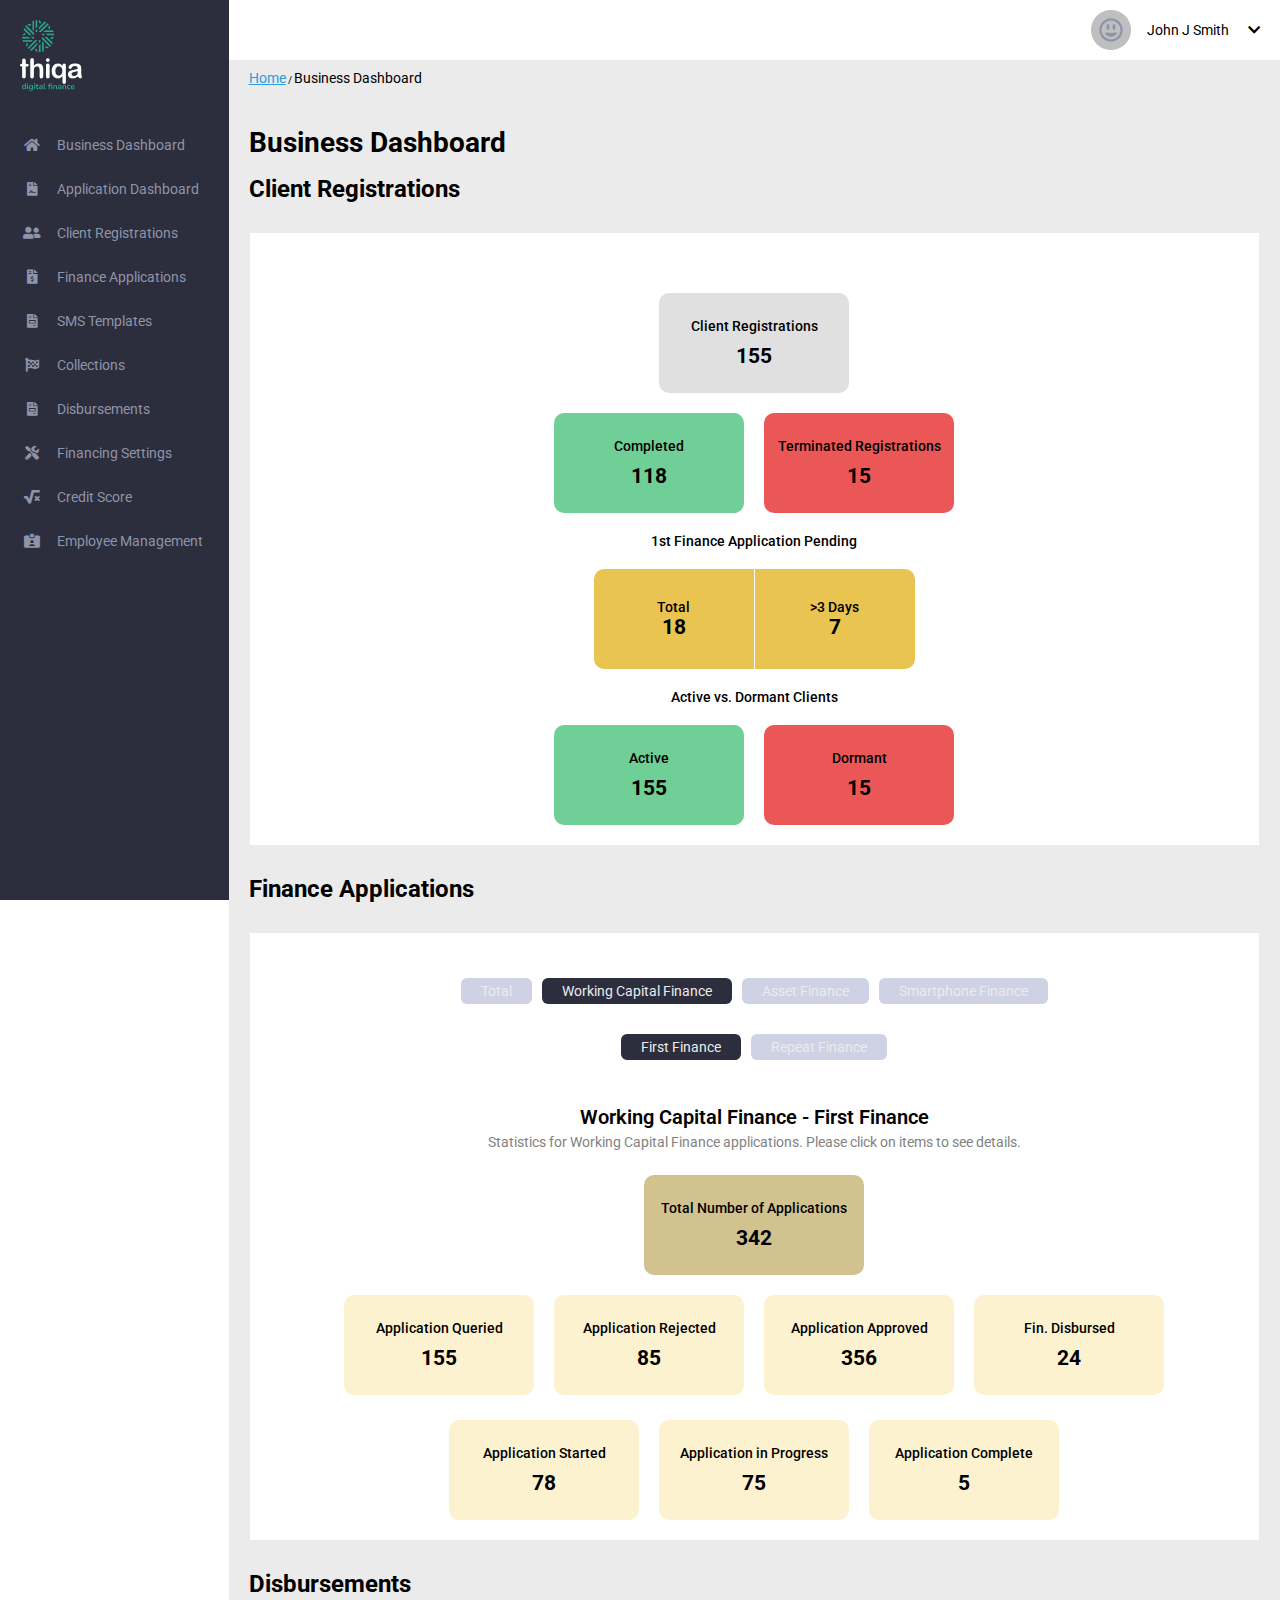
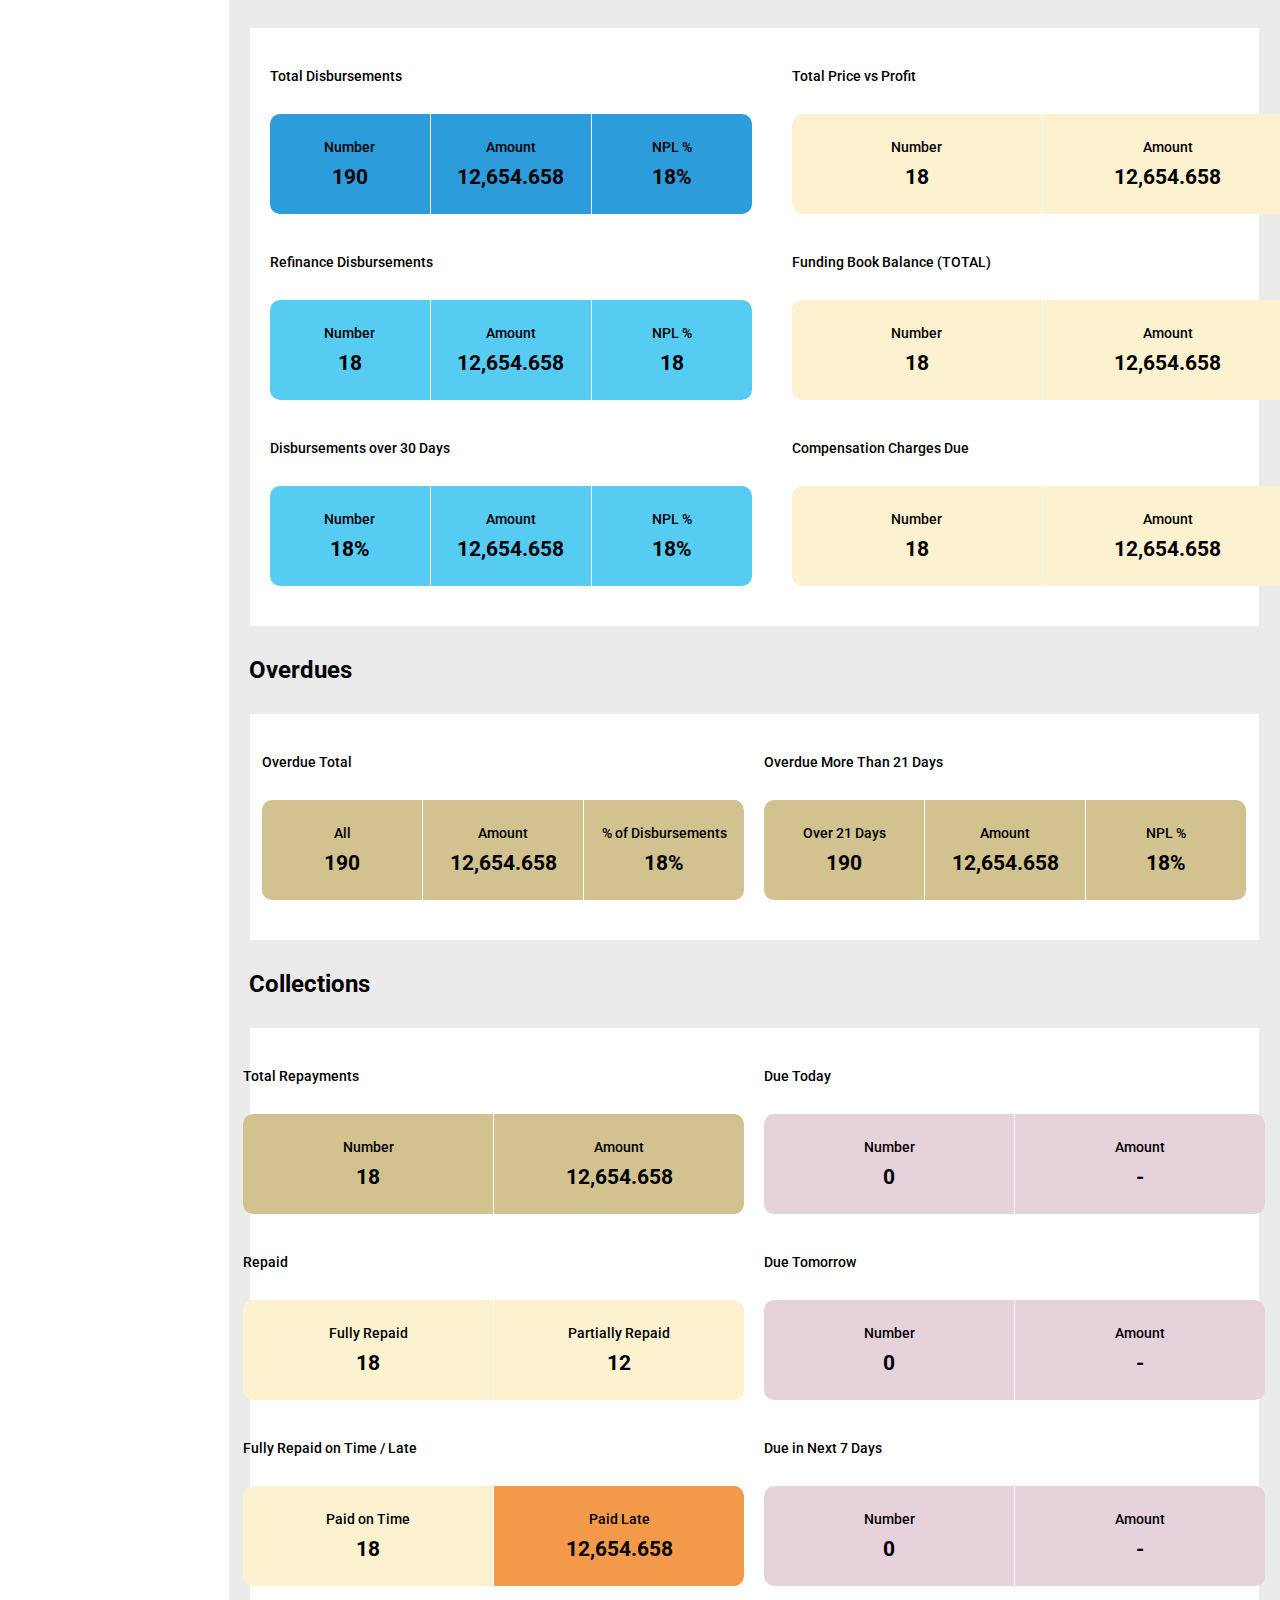
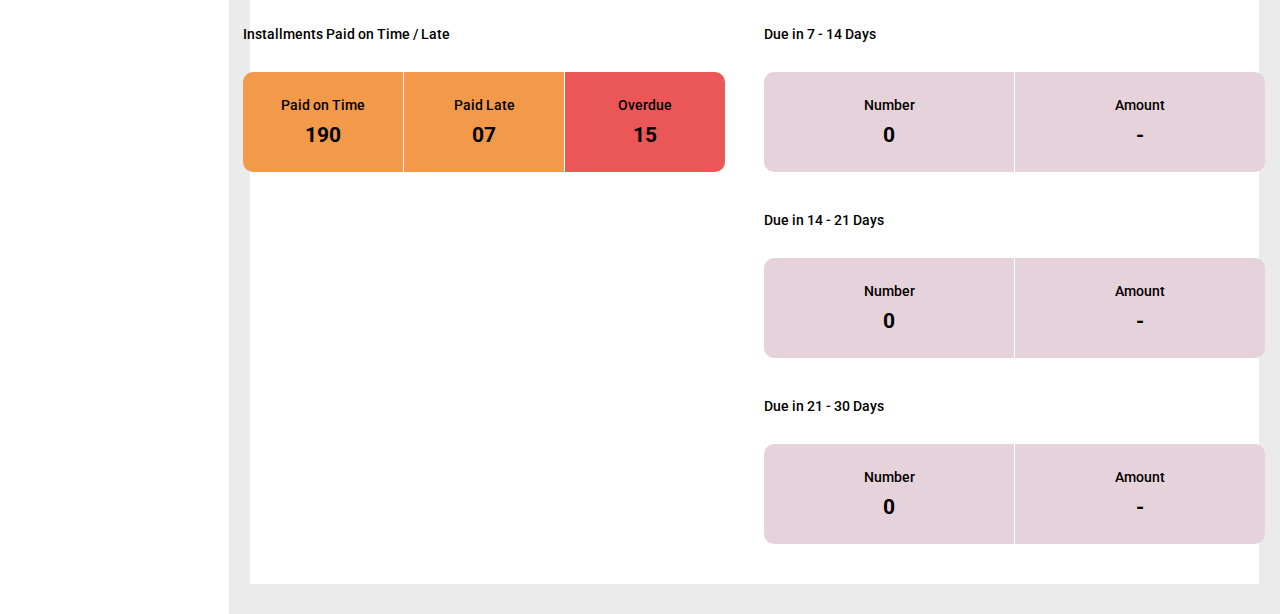
<file: index.html>
<!DOCTYPE html>
<html lang="en">
  <head>
    <meta charset="UTF-8" />
    <meta http-equiv="X-UA-Compatible" content="IE=edge" />
    <meta name="viewport" content="width=device-width, initial-scale=1.0" />
    <link rel="preconnect" href="https://fonts.googleapis.com" />
    <link rel="preconnect" href="https://fonts.gstatic.com" crossorigin />
    <link
      href="https://fonts.googleapis.com/css2?family=Roboto:ital,wght@0,100;0,400;0,500;0,700;0,900;1,300;1,400;1,500;1,700;1,900&display=swap"
      rel="stylesheet"
    />
    <link
      rel="stylesheet"
      href="https://cdnjs.cloudflare.com/ajax/libs/font-awesome/5.15.4/css/all.min.css"
      integrity="sha512-1ycn6IcaQQ40/MKBW2W4Rhis/DbILU74C1vSrLJxCq57o941Ym01SwNsOMqvEBFlcgUa6xLiPY/NS5R+E6ztJQ=="
      crossorigin="anonymous"
      referrerpolicy="no-referrer"
    />
    <link rel="stylesheet" href="./css/global.css" />
    <link rel="stylesheet" href="./css/style.css" />
    <title>Thiqa | Admin Dashboard</title>
  </head>
  <body>
    <section id="left_section">
      <div class="logo">
        <img src="./images/thiq_logo.png" alt="" />
      </div>

      <div class="items">
        <li><i class="fas fa-home"></i> <a href="./index.html">Business Dashboard</a></li>
        <li>
          <i class="fas fa-file-contract"></i>
          <a href="./application.html">Application Dashboard</a>
        </li>
        <li>
          <i class="fas fa-user-friends"></i>
          <a href="#">Client Registrations</a>
        </li>
        <li>
          <i class="fas fa-file-invoice-dollar"></i>
          <a href="#">Finance Applications</a>
        </li>
        <li>
          <i class="fas fa-file-invoice"></i> <a href="#">SMS Templates</a>
        </li>
        <li>
          <i class="fas fa-flag-checkered"></i> <a href="#">Collections</a>
        </li>
        <li>
          <i class="fas fa-file-invoice"></i> <a href="#">Disbursements</a>
        </li>
        <li>
          <i class="fas fa-tools"></i>
          <a href="#">Financing Settings</a>
        </li>
        <li>
          <i class="fas fa-square-root-alt"></i> <a href="#">Credit Score</a>
        </li>
        <li>
          <i class="fas fa-id-card-alt"></i> <a href="#">Employee Management</a>
        </li>
      </div>
    </section>

    <section id="main_interface">
      <!-- Navbar right Starts  -->
      <div class="navigation">
        <div class="n1">
          <img src="./images/avatar.png" alt="profile-image" />
          <p class="profile">
            John J Smith <span><i class="fas fa-chevron-down"></i></span>
          </p>
        </div>
      </div>
      <!-- Navbar right End  -->
      <!-- Dashboard Link tab Text -->
      <div class="dashboard_link_tab mleft-2">
        <a href="./index.html">Home</a> <span>/</span>
        <p>Business Dashboard</p>
        <h1 class="dashboard-title-large">Business Dashboard</h1>
      </div>
      <!-- Dashboard Link tab Text -->

      <h2 class="dashboard-title-medium mleft-2 mrgin-b">
        Client Registrations
      </h2>

      <div class="clients_registration_dashboard mrgin-b">
        <div class="row-cr-part mrgin-t">
          <div class="common-tab tile_grey mrgin-t">
            <p>Client Registrations</p>
            <h3>155</h3>
          </div>
        </div>
        <div class="row-cr-part">
          <div class="common-tab tile_green mrgin-t">
            <p>Completed</p>
            <h3>118</h3>
          </div>
          <div class="common-tab tile_dark_red mrgin-t">
            <p>Terminated Registrations</p>
            <h3>15</h3>
          </div>
        </div>

        <div class="row-cr-part mrgin-t">
          <p class="r m">1st Finance Application Pending</p>
        </div>

        <div class="row-cr-part-odd">
          <div class="odd-tab-left tile_yellow mrgin-t">
            <p>Total</p>
            <h3>18</h3>
          </div>
          <div class="odd-tab-right tile_yellow mrgin-t">
            <p>>3 Days</p>
            <h3>7</h3>
          </div>
        </div>

        <div class="row-cr-part mrgin-t">
          <p class="r m">Active vs. Dormant Clients</p>
        </div>
        <div class="row-cr-part">
          <div class="common-tab tile_green mrgin-t">
            <p>Active</p>
            <h3>155</h3>
          </div>
          <div class="common-tab tile_dark_red mrgin-t">
            <p>Dormant</p>
            <h3>15</h3>
          </div>
        </div>
      </div>

      <h2 class="dashboard-title-medium mleft-2 mrgin-b">
        Finance Applications
      </h2>

      <div class="clients_registration_dashboard mrgin-b">
        <div class="finance-dash-row-button-tab">
          <a href="#" class="inactive">Total</a>
          <a href="#" class="active_dark">Working Capital Finance</a>
          <a href="#" class="inactive">Asset Finance</a>
          <a href="#" class="inactive">Smartphone Finance</a>
          <a href="#" class="active_dark">First Finance</a>
          <a href="#" class="inactive">Repeat Finance</a>
        </div>

        <div class="finance_description_row">
          <h3>Working Capital Finance - First Finance</h3>
          <p>
            Statistics for Working Capital Finance applications. Please click on
            items to see details.
          </p>
        </div>

        <div class="row_total_number_of_application">
          <div class="common-tab tile_brown_medium mrgin-t">
            <p>Total Number of Applications</p>
            <h3>342</h3>
          </div>
        </div>
        <div class="row_finance_other_dashboard">
          <div class="common-tab tile_brown_light mrgin-t">
            <p>Application Queried</p>
            <h3>155</h3>
          </div>
          <div class="common-tab tile_brown_light mrgin-t">
            <p>Application Rejected</p>
            <h3>85</h3>
          </div>
          <div class="common-tab tile_brown_light mrgin-t">
            <p>Application Approved</p>
            <h3>356</h3>
          </div>
          <div class="common-tab tile_brown_light mrgin-t">
            <p>Fin. Disbursed</p>
            <h3>24</h3>
          </div>
          <div class="common-tab tile_brown_light mrgin-t">
            <p>Application Started</p>
            <h3>78</h3>
          </div>
          <div class="common-tab tile_brown_light mrgin-t">
            <p>Application in Progress</p>
            <h3>75</h3>
          </div>
          <div class="common-tab tile_brown_light mrgin-t">
            <p>Application Complete</p>
            <h3>5</h3>
          </div>
        </div>
      </div>

      <h2 class="dashboard-title-medium mleft-2 mrgin-b">Disbursements</h2>

      <div class="clients_registration_dashboard mrgin-b">
        <div class="disbursement_row_main">
          <div class="disburse_left">
            <p>Total Disbursements</p>
            <div class="d_left_row_1">
              <div class="odd-tab-left tile_blue_dark mrgin-t">
                <p>Number</p>
                <h3>190</h3>
              </div>
              <div class="normal_tab tile_blue_dark mrgin-t">
                <p>Amount</p>
                <h3>12,654.658</h3>
              </div>
              <div class="odd-tab-right tile_blue_dark mrgin-t">
                <p>NPL %</p>
                <h3>18%</h3>
              </div>
            </div>
            <p class="mt-4">Refinance Disbursements</p>
            <div class="d_left_row_1">
              <div class="odd-tab-left tile_blue_light mrgin-t">
                <p>Number</p>
                <h3>18</h3>
              </div>
              <div class="normal_tab tile_blue_light mrgin-t">
                <p>Amount</p>
                <h3>12,654.658</h3>
              </div>
              <div class="odd-tab-right tile_blue_light mrgin-t">
                <p>NPL %</p>
                <h3>18</h3>
              </div>
            </div>
            <p class="mt-4">Disbursements over 30 Days</p>
            <div class="d_left_row_1">
              <div class="odd-tab-left tile_blue_light mrgin-t">
                <p>Number</p>
                <h3>18%</h3>
              </div>
              <div class="normal_tab tile_blue_light mrgin-t">
                <p>Amount</p>
                <h3>12,654.658</h3>
              </div>
              <div class="odd-tab-right tile_blue_light mrgin-t">
                <p>NPL %</p>
                <h3>18%</h3>
              </div>
            </div>
          </div>
          <div class="disburse_right">
            <p>Total Price vs Profit</p>
            <div class="d_left_row_1">
              <div class="odd-tab-left tile_brown_light mrgin-t">
                <p>Number</p>
                <h3>18</h3>
              </div>

              <div class="odd-tab-right tile_brown_light mrgin-t">
                <p>Amount</p>
                <h3>12,654.658</h3>
              </div>
            </div>
            <p class="mt-4">Funding Book Balance (TOTAL)</p>
            <div class="d_left_row_1">
              <div class="odd-tab-left tile_brown_light mrgin-t">
                <p>Number</p>
                <h3>18</h3>
              </div>

              <div class="odd-tab-right tile_brown_light mrgin-t">
                <p>Amount</p>
                <h3>12,654.658</h3>
              </div>
            </div>
            <p class="mt-4">Compensation Charges Due</p>
            <div class="d_left_row_1">
              <div class="odd-tab-left tile_brown_light mrgin-t">
                <p>Number</p>
                <h3>18</h3>
              </div>

              <div class="odd-tab-right tile_brown_light mrgin-t">
                <p>Amount</p>
                <h3>12,654.658</h3>
              </div>
            </div>
          </div>
        </div>
      </div>
      <h2 class="dashboard-title-medium mleft-2 mrgin-b">Overdues</h2>

      <div class="clients_registration_dashboard mrgin-b">
        <div class="overdue_row_main">
          <div class="overdues_left">
            <p>Overdue Total</p>
            <div class="d_left_row_1">
              <div class="odd-tab-left tile_brown_medium mrgin-t">
                <p>All</p>
                <h3>190</h3>
              </div>
              <div class="normal_tab tile_brown_medium mrgin-t">
                <p>Amount</p>
                <h3>12,654.658</h3>
              </div>
              <div class="odd-tab-right tile_brown_medium mrgin-t">
                <p>% of Disbursements</p>
                <h3>18%</h3>
              </div>
            </div>
          </div>
          <div class="overdues_right">
            <p>Overdue More Than 21 Days</p>
            <div class="d_left_row_1">
              <div class="odd-tab-left tile_brown_medium mrgin-t">
                <p>Over 21 Days</p>
                <h3>190</h3>
              </div>
              <div class="normal_tab tile_brown_medium mrgin-t">
                <p>Amount</p>
                <h3>12,654.658</h3>
              </div>
              <div class="odd-tab-right tile_brown_medium mrgin-t">
                <p>NPL %</p>
                <h3>18%</h3>
              </div>
            </div>
          </div>
        </div>
      </div>
      <h2 class="dashboard-title-medium mleft-2 mrgin-b">Collections</h2>

      <div class="clients_registration_dashboard mrgin-b">
        <div class="collection_row_main">
          <div class="collection_left">
            <p>Total Repayments</p>
            <div class="c_left_row_1">
              <div class="odd-tab-left tile_brown_medium mrgin-t">
                <p>Number</p>
                <h3>18</h3>
              </div>

              <div class="odd-tab-right tile_brown_medium mrgin-t">
                <p>Amount</p>
                <h3>12,654.658</h3>
              </div>
            </div>
            <p class="mt-4">Repaid</p>
            <div class="c_left_row_1">
              <div class="odd-tab-left tile_brown_light mrgin-t">
                <p>Fully Repaid</p>
                <h3>18</h3>
              </div>

              <div class="odd-tab-right tile_brown_light mrgin-t">
                <p>Partially Repaid</p>
                <h3>12</h3>
              </div>
            </div>
            <p class="mt-4">Fully Repaid on Time / Late</p>
            <div class="c_left_row_1">
              <div class="odd-tab-left tile_brown_light mrgin-t">
                <p>Paid on Time</p>
                <h3>18</h3>
              </div>

              <div class="odd-tab-right tile_orange mrgin-t">
                <p>Paid Late</p>
                <h3>12,654.658</h3>
              </div>
            </div>
            <p class="mt-4">Installments Paid on Time / Late</p>
            <div class="d_left_row_1">
              <div class="odd-tab-left tile_orange mrgin-t">
                <p>Paid on Time</p>
                <h3>190</h3>
              </div>
              <div class="normal_tab tile_orange mrgin-t">
                <p>Paid Late</p>
                <h3>07</h3>
              </div>
              <div class="odd-tab-right tile_dark_red mrgin-t">
                <p>Overdue</p>
                <h3>15</h3>
              </div>
            </div>
          </div>
          <div class="collection_right">
            <p>Due Today</p>
            <div class="c_left_row_1">
              <div class="odd-tab-left tile_pink_light mrgin-t">
                <p>Number</p>
                <h3>0</h3>
              </div>

              <div class="odd-tab-right tile_pink_light mrgin-t">
                <p>Amount</p>
                <h3>-</h3>
              </div>
            </div>
            <p class="mt-4">Due Tomorrow</p>
            <div class="c_left_row_1">
              <div class="odd-tab-left tile_pink_light mrgin-t">
                <p>Number</p>
                <h3>0</h3>
              </div>

              <div class="odd-tab-right tile_pink_light mrgin-t">
                <p>Amount</p>
                <h3>-</h3>
              </div>
            </div>
            <p class="mt-4">Due in Next 7 Days</p>
            <div class="c_left_row_1">
              <div class="odd-tab-left tile_pink_light mrgin-t">
                <p>Number</p>
                <h3>0</h3>
              </div>

              <div class="odd-tab-right tile_pink_light mrgin-t">
                <p>Amount</p>
                <h3>-</h3>
              </div>
            </div>
            <p class="mt-4">Due in 7 - 14 Days</p>
            <div class="c_left_row_1">
              <div class="odd-tab-left tile_pink_light mrgin-t">
                <p>Number</p>
                <h3>0</h3>
              </div>

              <div class="odd-tab-right tile_pink_light mrgin-t">
                <p>Amount</p>
                <h3>-</h3>
              </div>
            </div>
            <p class="mt-4">Due in 14 - 21 Days</p>
            <div class="c_left_row_1">
              <div class="odd-tab-left tile_pink_light mrgin-t">
                <p>Number</p>
                <h3>0</h3>
              </div>

              <div class="odd-tab-right tile_pink_light mrgin-t">
                <p>Amount</p>
                <h3>-</h3>
              </div>
            </div>
            <p class="mt-4">Due in 21 - 30 Days</p>
            <div class="c_left_row_1">
              <div class="odd-tab-left tile_pink_light mrgin-t">
                <p>Number</p>
                <h3>0</h3>
              </div>

              <div class="odd-tab-right tile_pink_light mrgin-t">
                <p>Amount</p>
                <h3>-</h3>
              </div>
            </div>
          </div>
        </div>
      </div>
    </section>
  </body>
</html>
</file>
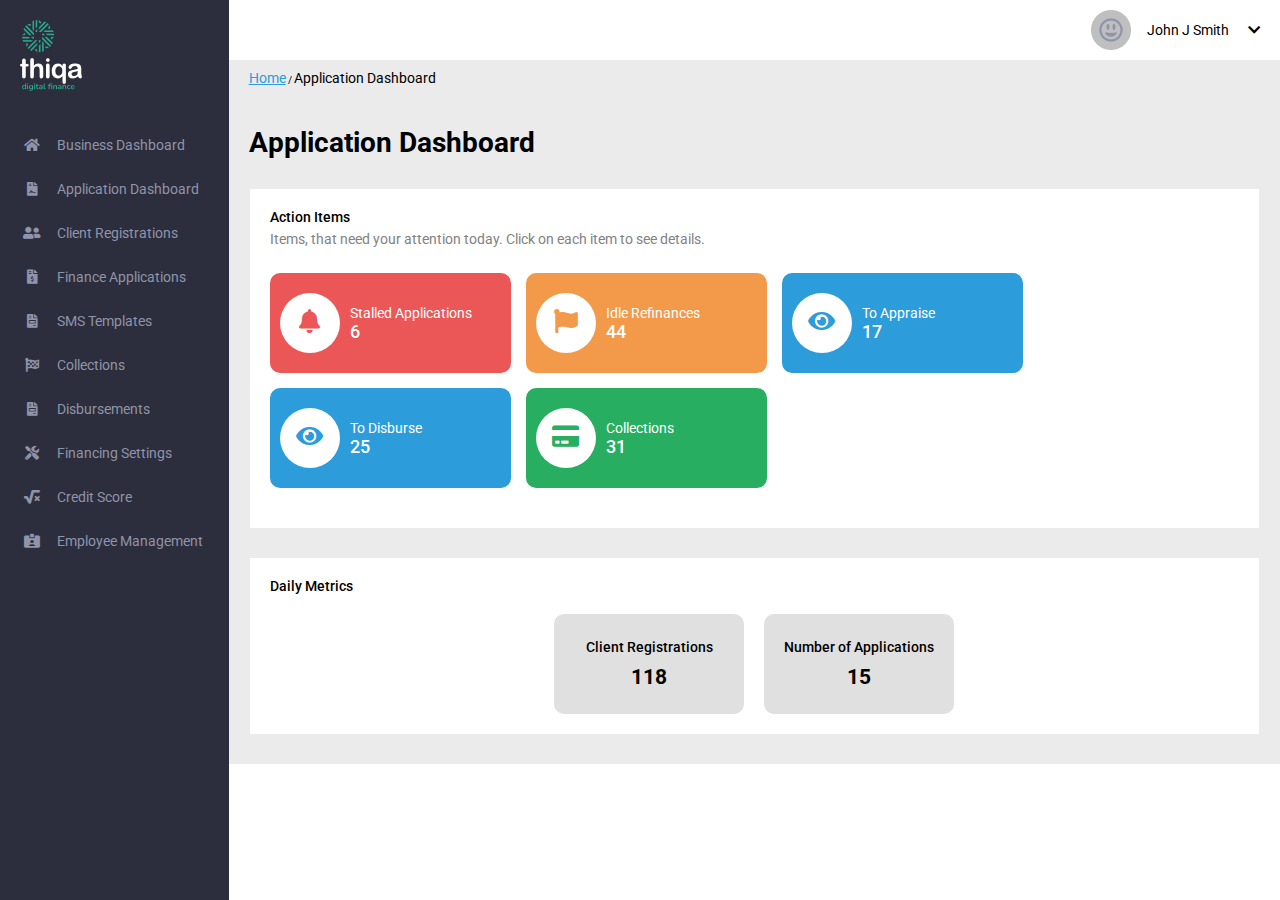
<file: application.html>
<!DOCTYPE html>
<html lang="en">
  <head>
    <meta charset="UTF-8" />
    <meta http-equiv="X-UA-Compatible" content="IE=edge" />
    <meta name="viewport" content="width=device-width, initial-scale=1.0" />
    <link rel="preconnect" href="https://fonts.googleapis.com" />
    <link rel="preconnect" href="https://fonts.gstatic.com" crossorigin />
    <link
      href="https://fonts.googleapis.com/css2?family=Roboto:ital,wght@0,100;0,400;0,500;0,700;0,900;1,300;1,400;1,500;1,700;1,900&display=swap"
      rel="stylesheet"
    />
    <link
      rel="stylesheet"
      href="https://cdnjs.cloudflare.com/ajax/libs/font-awesome/5.15.4/css/all.min.css"
      integrity="sha512-1ycn6IcaQQ40/MKBW2W4Rhis/DbILU74C1vSrLJxCq57o941Ym01SwNsOMqvEBFlcgUa6xLiPY/NS5R+E6ztJQ=="
      crossorigin="anonymous"
      referrerpolicy="no-referrer"
    />
    <link rel="stylesheet" href="./css/application.css" />
    <link rel="stylesheet" href="./css/global.css" />
    <link rel="stylesheet" href="./css/style.css" />
    <title>Thiqa | Admin Dashboard</title>
  </head>
  <body>
    <section id="left_section">
      <div class="logo">
        <img src="./images/thiq_logo.png" alt="" />
      </div>

      <div class="items">
        <li>
          <i class="fas fa-home"></i>
          <a href="./index.html">Business Dashboard</a>
        </li>
        <li>
          <i class="fas fa-file-contract"></i>
          <a href="./application.html">Application Dashboard</a>
        </li>
        <li>
          <i class="fas fa-user-friends"></i>
          <a href="#">Client Registrations</a>
        </li>
        <li>
          <i class="fas fa-file-invoice-dollar"></i>
          <a href="#">Finance Applications</a>
        </li>
        <li>
          <i class="fas fa-file-invoice"></i> <a href="#">SMS Templates</a>
        </li>
        <li>
          <i class="fas fa-flag-checkered"></i> <a href="#">Collections</a>
        </li>
        <li>
          <i class="fas fa-file-invoice"></i> <a href="#">Disbursements</a>
        </li>
        <li>
          <i class="fas fa-tools"></i>
          <a href="#">Financing Settings</a>
        </li>
        <li>
          <i class="fas fa-square-root-alt"></i> <a href="#">Credit Score</a>
        </li>
        <li>
          <i class="fas fa-id-card-alt"></i> <a href="#">Employee Management</a>
        </li>
      </div>
    </section>

    <section id="main_interface">
      <!-- Navbar right Starts  -->
      <div class="navigation">
        <div class="n1">
          <img src="./images/avatar.png" alt="profile-image" />
          <p class="profile">
            John J Smith <span><i class="fas fa-chevron-down"></i></span>
          </p>
        </div>
      </div>
      <!-- Navbar right End  -->
      <!-- Dashboard Link tab Text -->
      <div class="dashboard_link_tab mleft-2">
        <a href="./index.html">Home</a> <span>/</span>
        <p>Application Dashboard</p>
        <h1 class="dashboard-title-large">Application Dashboard</h1>
      </div>
      <!-- Dashboard Link tab Text -->

      <div class="application_action_main">
        <p class="rb">Action Items</p>
        <p class="application-db-description gray-3">
          Items, that need your attention today. Click on each item to see
          details.
        </p>
        <div class="application_report_panel">
          <div class="redc application_report-card">
            <div class="icon-bg">
              <i class="fas fa-bell redfc"></i>
            </div>

            <div class="card-text-box">
              <p>Stalled Applications</p>
              <h4>6</h4>
            </div>
          </div>
          <div class="orange application_report-card">
            <div class="icon-bg">
              <i class="fas fa-flag orangefc"></i>
            </div>

            <div class="card-text-box">
              <p>Idle Refinances</p>
              <h4>44</h4>
            </div>
          </div>
          <div class="blue2 application_report-card">
            <div class="icon-bg">
              <i class="fas fa-eye blue2fc"></i>
            </div>

            <div class="card-text-box">
              <p>To Appraise</p>
              <h4>17</h4>
            </div>
          </div>
          <div class="blue2 application_report-card">
            <div class="icon-bg">
              <i class="fas fa-eye blue2fc"></i>
            </div>

            <div class="card-text-box">
              <p>To Disburse</p>
              <h4>25</h4>
            </div>
          </div>
          <div class="green2 application_report-card">
            <div class="icon-bg">
              <i class="fas fa-credit-card green2fc"></i>
            </div>

            <div class="card-text-box">
              <p>Collections</p>
              <h4>31</h4>
            </div>
          </div>
        </div>
      </div>
      <div class="application_action_main">
        <p class="rb">Daily Metrics</p>

        <div class="row-cr-part">
          <div class="common-tab tile_grey mrgin-t">
            <p>Client Registrations</p>
            <h3>118</h3>
          </div>
          <div class="common-tab tile_grey mrgin-t">
            <p>Number of Applications</p>
            <h3>15</h3>
          </div>
        </div>
      </div>
    </section>
  </body>
</html>
</file>
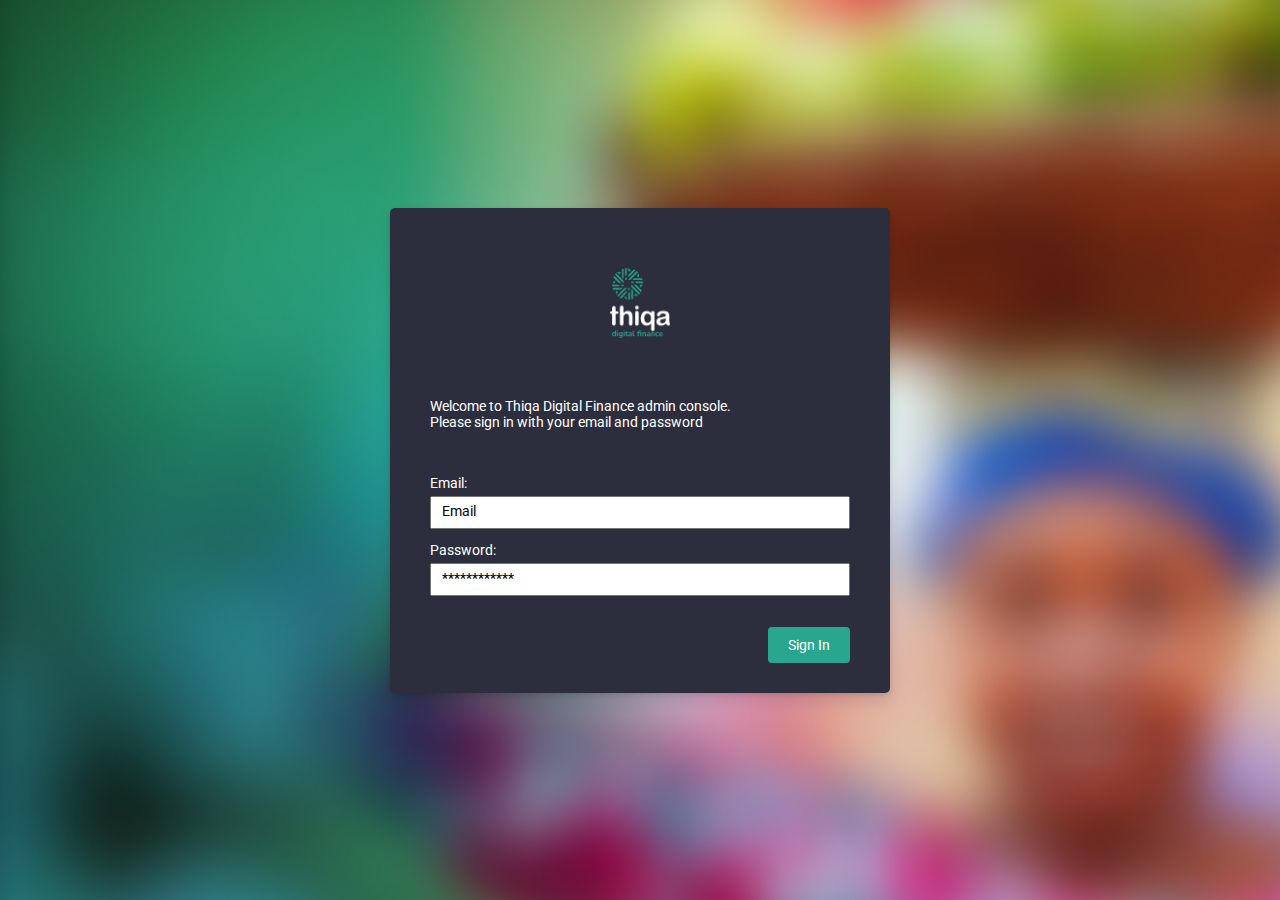
<file: login.html>
<!DOCTYPE html>
<html lang="en">
  <head>
    <head>
      <meta charset="UTF-8" />
      <meta http-equiv="X-UA-Compatible" content="IE=edge" />
      <meta name="viewport" content="width=device-width, initial-scale=1.0" />
      <link rel="preconnect" href="https://fonts.googleapis.com" />
      <link rel="preconnect" href="https://fonts.gstatic.com" crossorigin />
      <link
        href="https://fonts.googleapis.com/css2?family=Roboto:ital,wght@0,100;0,400;0,500;0,700;0,900;1,300;1,400;1,500;1,700;1,900&display=swap"
        rel="stylesheet"
      />
      <link
        rel="stylesheet"
        href="https://cdnjs.cloudflare.com/ajax/libs/font-awesome/5.15.4/css/all.min.css"
        integrity="sha512-1ycn6IcaQQ40/MKBW2W4Rhis/DbILU74C1vSrLJxCq57o941Ym01SwNsOMqvEBFlcgUa6xLiPY/NS5R+E6ztJQ=="
        crossorigin="anonymous"
        referrerpolicy="no-referrer"
      />
      <link rel="stylesheet" href="./css/global.css" />
      <link rel="stylesheet" href="./css/style.css" />
      <link rel="stylesheet" href="./css/login.css" />
      <title>Thiqa | Admin Dashboard</title>
    </head>
  </head>
  <body>
    <section id="login_section_bg">
      <div class="hola">
        <div class="login_block">
          <form id="form_block">
            <img class="login_logo" src="./images/thiq_logo.png" alt="" />
            <p class="login_description">
              Welcome to Thiqa Digital Finance admin console. <br />
              Please sign in with your email and password
            </p>
            <label for="email">Email:</label>
            <input type="text" placeholder="Email " name="email" required />
            <label for="password">Password:</label>
            <input
              type="password"
              placeholder="************"
              name="password"
              required
            />
            <button class="login"> <a href="#">Sign In</a></button>
          </form>
        </div>
      </div>
    </section>
  </body>
</html>
</file>
<file: css/global.css>
* {
  margin: 0;
  padding: 0;
  box-sizing: border-box;
  font-family: "Roboto", sans-serif;
}

html {
  font-size: 62.5%;
}

/* font color */
.redfc{
  color: #eb5757;
}

.orangefc{
  color: #f2994a;
}

.blue2fc{
color: #2d9cdb;
}

.green2fc{
  color: #27ae60;
}
.redc{
  background-color: #eb5757;
}

.orange{
  background-color: #f2994a;
}

.blue2{
 background-color:  #2d9cdb;
}

.green2{
  background-color: #27ae60;
}
.gray-3{
  color: #828282;
}
/* Button Solors Starts  */

.inactive {
  background-color: #cfd2e4;
}

.active_dark {
  background-color: #2c2e3d;
}
/* Button Colors ends  */

/* Tile  Colors */

.tile_grey {
  background-color: #e0e0e0;
}

.tile_green {
  background-color: #6fcf97;
}

.tile_dark_red {
  background-color: #eb5757;
}
.tile_yellow {
  background-color: #eac451;
}

.tile_brown_dark {
  background-color: #c38b4b;
}

.tile_brown_medium {
  background-color: #d2c28f;
}

.tile_brown_light {
  background-color: #fdf2d0;
}

.tile_blue_dark {
  background-color: #2d9cdb;
}

.tile_blue_light {
  background-color: #56ccf2;
}

.tile_pink_dark {
  background-color: #ac6e8a;
}

.tile_pink_medium {
  background-color: #cc9bb1;
}

.tile_pink_light {
  background-color: #E6D2DB;
}

.tile_orange {
  background-color: #f2994a;
}

/* tile colors  end*/

.mleft-2 {
  margin-left: 2rem;
}
.mright-2 {
  margin-right: 2rem;
}
.mrgin-t {
  margin-top: 2rem;
}

.mrgin-b {
  margin-bottom: 2rem;
}

.mt-4{
  margin-top: 4rem;
}

.r {
  font-size: 1.4rem;
}

.b {
  font-weight: 700;
}

.m {
  font-weight: 500;
}
.common-tab {
  width: 19rem;
  height: 10rem;
  border-radius: 1rem;
  display: flex;
  flex-direction: column;
  align-items: center;
  justify-content: center;
}

.common-tab p {
  font-size: 1.4rem;
  font-weight: 500;
  margin-bottom: 1rem;
}

.common-tab h3 {
  font-size: 2.1rem;
  font-weight: 700;

}

.normal_tab {
  width: 16rem;
  height: 10rem;
  display: flex;
  flex-direction: column;
  align-items: center;
  justify-content: center;
}

.normal_tab h3 {
  font-size: 2.1rem;
  font-weight: 700;
}

.normal_tab p {
  font-size: 1.4rem;
  font-weight: 500;
}

.odd-tab-right {
  width: 16rem;
  height: 10rem;
  border-radius: 0rem 1rem 1rem 0rem;
  display: flex;
  flex-direction: column;
  align-items: center;
  justify-content: center;
}

.odd-tab-left {
  width: 16rem;
  height: 10rem;
  border-radius: 1rem 0rem 0rem 1rem;
  display: flex;
  flex-direction: column;
  align-items: center;
  justify-content: center;
}

.odd-tab-left h3 {
  font-size: 2.1rem;
  font-weight: 700;
}

.odd-tab-right h3 {
  font-size: 2.1rem;
  font-weight: 700;
}

.odd-tab-left p {
  font-size: 1.4rem;
  font-weight: 500;
}

.odd-tab-right p {
  font-size: 1.4rem;
  font-weight: 500;
}


/* font-details */

.rb{
  font-size: 1.4rem;
  font-weight: 500;
}

.rr{
  font-size: 1.4;
  font-weight: 400;
}
</file>
<file: css/style.css>
:root {
  --sidebar-bg-color: #2c2e3d;
  --sidebar-text-color: #8f94aa;
  --main-background-color: #ebebec;
  --link-blue-color: #2d9cdb;
}

body {
  width: 100%;
  position: relative;
  display: flex;
}

#left_section {
  width: 17.86%;
  background-color: var(--sidebar-bg-color);
  height: 100%;
  position: fixed;
  top: 0;
  left: 0;
}

.logo img {
  height: 100%;
  padding-left: 2rem;
  padding-top: 2rem;
}

#left_section .items {
  margin-top: 3rem;
  margin-left: 2rem;
}

#left_section .items li {
  list-style: none;
  padding: 1rem 0;
  font-size: 1.4rem;
}

#left_section .items li:hover a,
#left_section .items li:hover i {
  color: white;
  cursor: pointer;
}

#left_section .items li:active a,
#left_section .items li:active i {
  color: white;
}

#left_section .items li i {
  color: var(--sidebar-text-color);
  width: 2.4rem;
  height: 2.4rem;
  line-height: 24px;
  text-align: center;
  font-size: 1.4rem;
  margin-right: 1rem;
  transition: all 0.3s ease;
}

#left_section .items li a {
  text-decoration: none;
  color: var(--sidebar-text-color);
  font-weight: 400;
  line-height: 24px;
  transition: all 0.3s ease;
}

/* Main Interface Sections Starts Here  */
.n1 {
  display: flex;
  align-items: center;
}

.n1 p {
  font-size: 1.4rem;
  margin-left: 1.6rem;
}

.n1 p span {
  margin-left: 1.6rem;
}

#main_interface {
  width: calc(100% - 17.86%);
  background-color: var(--main-background-color);
  margin-left: 17.86%;
  position: relative;
}

#main_interface .navigation {
  display: flex;
  justify-content: end;
  padding: 1rem 0;
  background-color: white;
}

#main_interface .navigation .n1 {
  margin-right: 2rem;
}

#main_interface .dashboard_link_tab {
  margin-top: 1rem;
}

#main_interface .dashboard_link_tab a:link {
  color: var(--link-blue-color);
}
#main_interface .dashboard_link_tab a:visited {
  color: var(--link-blue-color);
}
#main_interface .dashboard_link_tab a {
  font-size: 1.4rem;
  cursor: pointer;
}

#main_interface .dashboard_link_tab p {
  display: inline-block;
  font-size: 1.4rem;
}

#main_interface .dashboard_link_tab .dashboard-title-large {
  font-size: 2.8rem;
}

#main_interface .dashboard_link_tab h1 {
  margin-top: 4rem;
}

#main_interface .dashboard_link_tab h2 {
  margin-top: 1.8rem;
}
.dashboard-title-medium {
  font-size: 2.4rem;
  margin-top: 1.6rem;
}

/* Clients Registration Dashboard */

.clients_registration_dashboard {
  width: 96%;
  background-color: white;
  height: auto;
  display: flex;
  flex-direction: column;
  margin: 3rem auto;
  padding: 2rem 0;
}

.row-cr-part {
  width: 100%;
  display: flex;
  justify-content: center;
  gap: 2rem;
}

.row-cr-part-odd {
  width: 100%;
  display: flex;
  justify-content: center;
  align-items: center;
  gap: 0.1rem;
}

.finance-dash-row-button-tab {
  display: flex;
  width: 60%;
  margin: 2rem auto;
  flex-wrap: wrap;
  justify-content: center;
  row-gap: 2rem;
}

.finance-dash-row-button-tab a {
  font-size: 1.4rem;
  text-decoration: none;
  margin: 0.5rem;
  display: inline-block;
  padding: 0.5rem 2rem;
  color: #ebebec;
  border-radius: 0.6rem;
}

.finance_description_row {
  display: flex;
  justify-content: center;
  flex-direction: column;
  align-items: center;
}

.finance_description_row h3 {
  font-size: 2rem;
  font-weight: 600;
  margin-top: 2rem;
}

.finance_description_row p {
  font-size: 1.4rem;
  color: #828282;
  margin: 0.5rem;
}

.row_total_number_of_application {
  display: flex;
  justify-content: center;
}

.row_total_number_of_application .common-tab {
  width: 22rem;
}
.row_finance_other_dashboard {
  display: flex;
  width: 85%;
  margin: 0 auto;
  flex-wrap: wrap;
  justify-content: center;
  gap: 0.5rem 2rem;
}
/* Main Interface Sections ENDED Here  */

/* Disbursement starts here  */

.disbursement_row_main {
  display: flex;
}
.disburse_left {
  padding: 2rem;
}
.disburse_left p {
  font-size: 1.4rem;
  font-weight: 500;
  margin-bottom: 1rem;
}
.d_left_row_1 {
  display: flex;
  gap: 0.1rem;
}

.disburse_right {
  padding: 2rem;
}

.disburse_right p {
  font-size: 1.4rem;
  font-weight: 500;
  margin-bottom: 1rem;
}

.disburse_right .odd-tab-left {
  width: 25rem;
}
.disburse_right .odd-tab-right {
  width: 25rem;
}

.overdue_row_main {
  display: flex;
  justify-content: center;
  padding: 2rem 0;
}
.overdues_left {
  padding-right: 1rem;
}
.overdues_left p {
  font-size: 1.4rem;
  font-weight: 500;
  margin-bottom: 1rem;
}

.overdues_right {
  padding-left: 1rem;
}
.overdues_right p {
  font-size: 1.4rem;
  font-weight: 500;
  margin-bottom: 1rem;
}

/* collection rows */

.collection_row_main {
  display: flex;
  justify-content: center;
  padding: 2rem 0;
}

.c_left_row_1 {
  display: flex;
  gap: 0.1rem;
}

.c_left_row_1 .odd-tab-left,
.c_left_row_1 .odd-tab-right {
  width: 25rem;
}

.collection_left p, .collection_right p{
font-size: 1.4rem;
font-weight: 500;
margin-bottom: 1rem;
}
.collection_left {
  padding-right: 1rem;
}

.collection_right {
  padding-left: 1rem;
}
</file>
<file: css/application.css>
.application_action_main {
  width: 96%;
  background-color: white;
  height: auto;
  display: flex;
  flex-direction: column;
  margin: 3rem auto;
  padding: 2rem 0;
}

.application_action_main {
  padding: 2rem;
}

.application_report_panel {
  margin: 2rem auto;
  display: flex;
  flex-wrap: wrap;
  gap: 1.5rem;
  justify-content: left;
}
.application-db-description {
  line-height: 2;
  font-size: 1.4rem;
}

.application_report-card {
  width: 24.1rem;
  height: 10rem;
  display: flex;
  padding: 1rem;
  border-radius: 1rem;
  align-items: center;
}

.icon-bg {
  height: 6rem;
  width: 6rem;
  text-align: center;
  background-color: white;
  border-radius: 50%;
}

.icon-bg i {
  font-size: 2.4rem;
  line-height: 2.4;
}

.card-text-box p {
  font-size: 1.4rem;
  color: white;
}

.card-text-box h4 {
  font-size: 1.8rem;
  color: white;
  font-weight: 500;
}

.card-text-box {
  padding: 0 1rem;
}
</file>
<file: css/login.css>
:root {
  --sidebar-bg-color: #2c2e3d;
  --sidebar-text-color: #8f94aa;
  --main-background-color: #ebebec;
  --link-blue-color: #2d9cdb;
}

#login_section_bg {
  background: url(../images/login_bg.png);
  width: 100%;
  height: 100vh;
  background-repeat: no-repeat;
  background-attachment: fixed;
  background-size: cover;
  background-position: center;
}

.hola {
  display: flex;
  justify-content: center;
  align-items: center;
  height: 100vh;
}

form img {
  width: 6rem;
  height: 7rem;
  margin: 2rem auto;
}

form {
  display: flex;
  flex-direction: column;
  padding: 4rem;
  background-color: var(--sidebar-bg-color);
  width: 50rem;
  height: 48.5rem;
  border-radius: 0.5rem;
  box-shadow: 0 2px 4px rgb(0 0 0 / 10%), 0 8px 16px rgb(0 0 0 / 10%);
  position: relative;
}

form .login_description {
  font-size: 1.4rem;
  color: white;

  padding: 4rem 0;
}

form input {
  outline: none;
  padding: 0.8rem 1rem;
  margin-bottom: 0.8rem;
  font-size: 1.1rem;
  width: 42rem;
}

form input::placeholder {
  font-size: 1.4rem;
  color: black;
}

form input:focus {
  border: 1.8px solid #28a78e;
}

form label {
  color: white;
  font-size: 1.4rem;
  padding: 0.5rem 0;
}

.login {
  right: 4rem;
  bottom: 3rem;
  position: absolute;
  outline: none;
  border: none;
  background: #28a78e;
  padding: 0.8rem 1rem;
  border-radius: 0.4rem;
  font-size: 1.4rem;
  color: #fff;
  width: 8.2rem;
  height: 3.6rem;
  margin-top: 1.2rem;
  cursor: pointer;
}

.login a {
  color: white;
  text-decoration: none;
}
</file>
